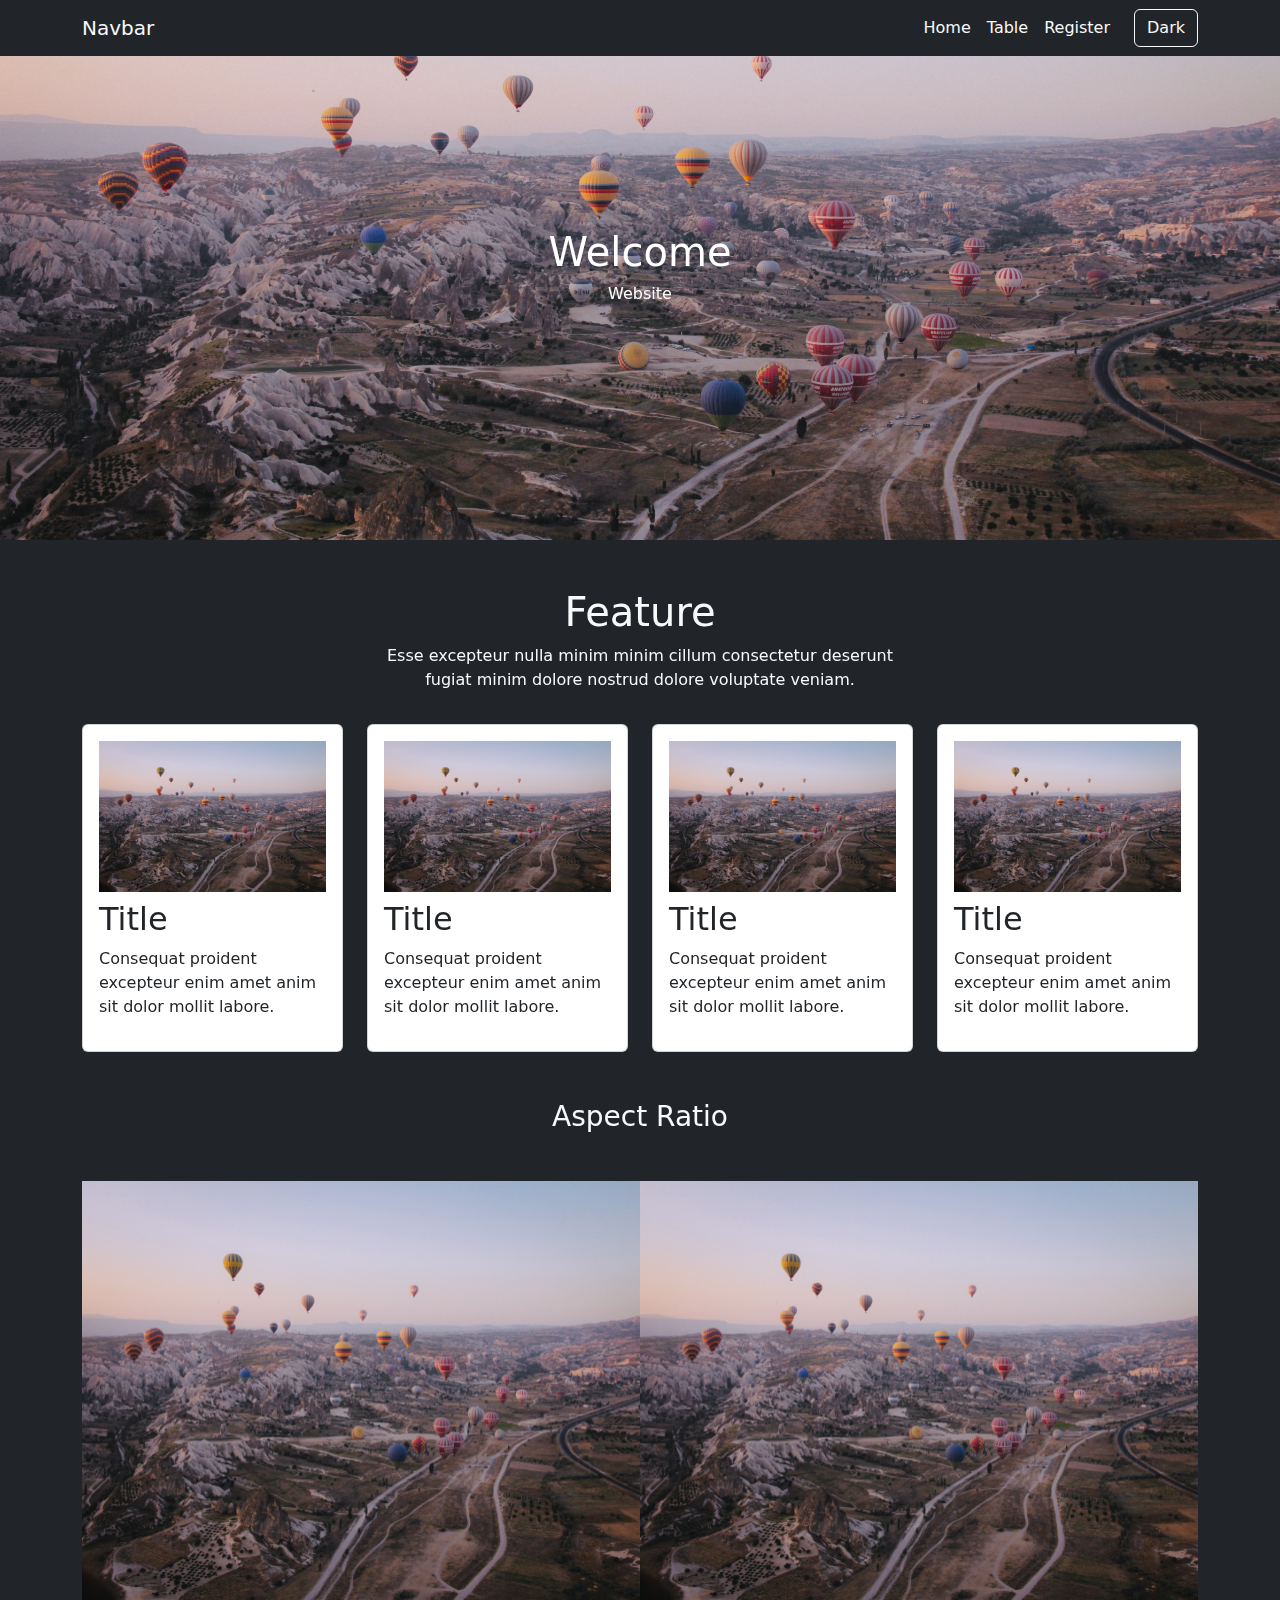
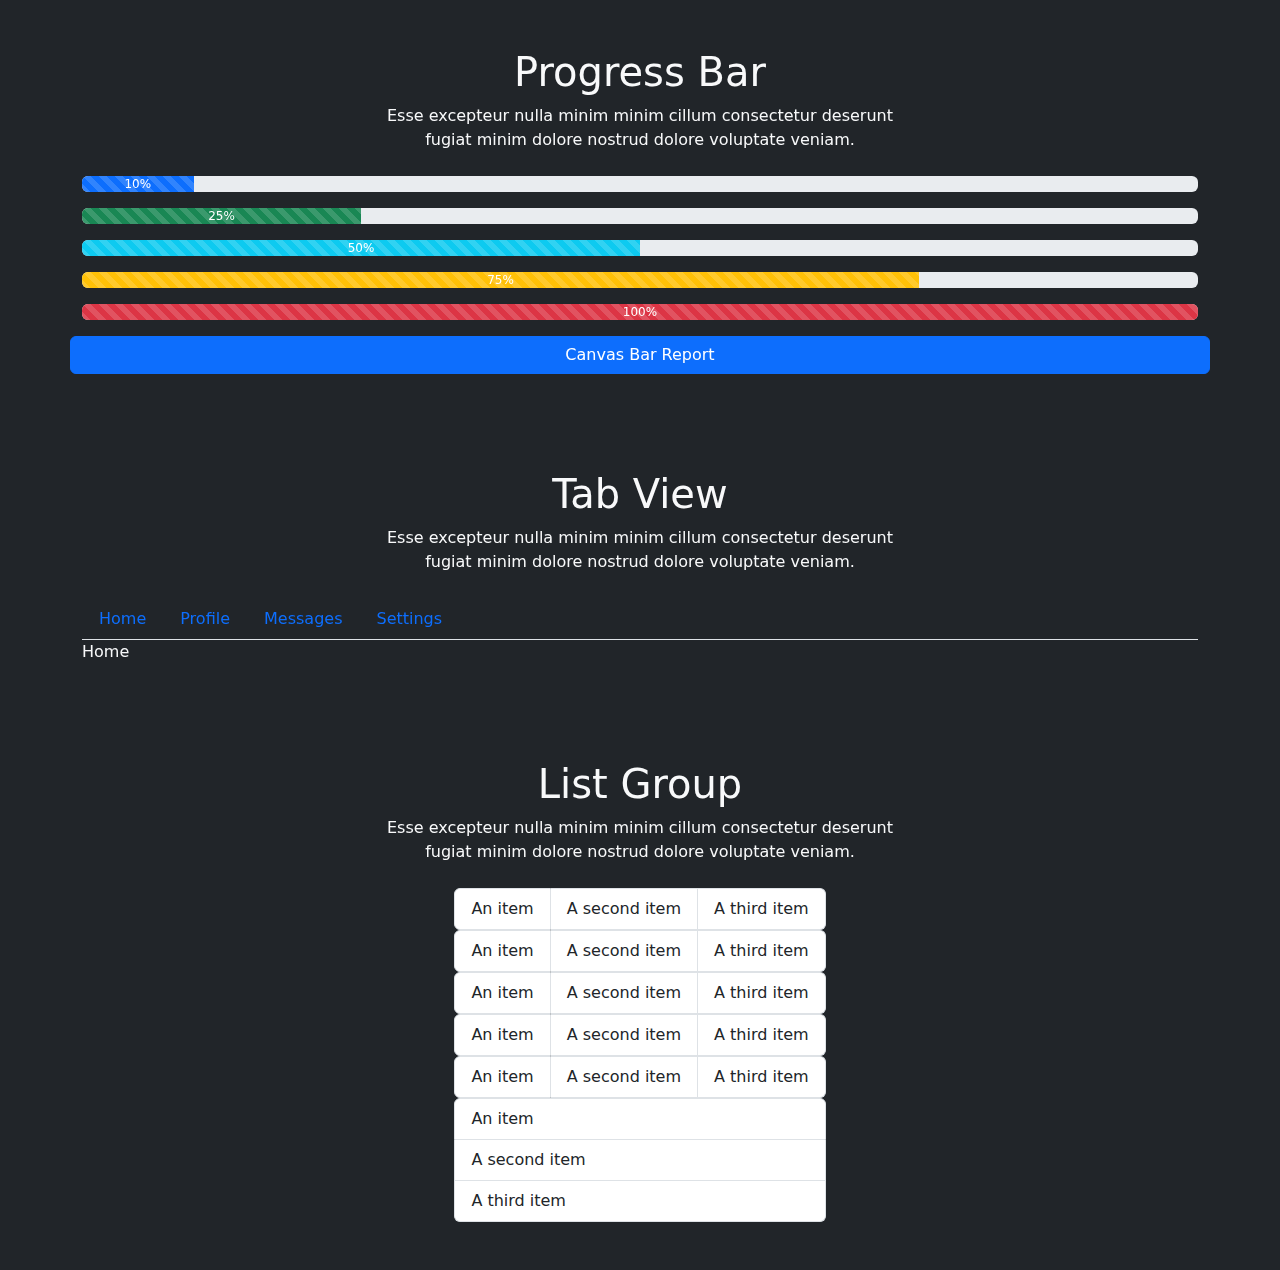
<file: Bootstrap_project/index.html>
<!DOCTYPE html>
<html lang="en">

<head>
    <meta charset="UTF-8" />
    <meta name="viewport" content="width=device-width, initial-scale=1.0" />
    <link rel="stylesheet" href="./assets/css/bootstrap.css" />
    <link rel="stylesheet" href="./assets/css/style.css" />
    <title>Ostad</title>
</head>

<body class="bg-dark">
    <!-- spinner start -->
    <div class="spinner-wrapper">
        <div class="spinner-border text-warning" role="status">
            <span class="visually-hidden">Loading...</span>
        </div>
    </div>
    <!-- spinner end -->

    <!-- nav start -->
    <nav class="navbar navbar-expand-lg fixed-top bg-dark">
        <div class="container">
            <a class="navbar-brand text-light" href="#">Navbar</a>
            <button class="navbar-toggler" type="button" data-bs-toggle="collapse"
                data-bs-target="#navbarSupportedContent" aria-controls="navbarSupportedContent" aria-expanded="false"
                aria-label="Toggle navigation">
                <span class="navbar-toggler-icon"></span>
            </button>
            <div class="collapse navbar-collapse" id="navbarSupportedContent">
                <ul class="navbar-nav ms-auto mb-2 mb-lg-0 me-3">
                    <li class="nav-item">
                        <a class="nav-link active text-light" aria-current="page" href="index.html">Home</a>
                    </li>
                    <li class="nav-item">
                        <a class="nav-link text-light" href="table.html">Table</a>
                    </li>
                    <li class="nav-item">
                        <a class="nav-link text-light" href="register.html">Register</a>
                    </li>
                </ul>
                <label class="btn btn-outline-light text-light theme_mode" for="btn-check-outlined">Dark</label>
            </div>
        </div>
    </nav>
    <!-- nav end -->

    <!-- banner start -->
    <section class="banner">
        <div class="container h-100">
            <div class="row h-100 align-items-center">
                <div class="col-12">
                    <div class="text-center">
                        <h1 class="text-white">Welcome</h1>
                        <h6 class="text-white">Website</h6>
                    </div>
                </div>
            </div>
        </div>
    </section>
    <!-- banner end -->

    <!-- feature start -->
    <section class="py-5">
        <div class="container">
            <div class="row justify-content-center text-center mb-2">
                <div class="col-lg-6 col-md-10">
                    <h1 class="text-light">Feature</h1>
                    <p class="text-light">
                        Esse excepteur nulla minim minim cillum consectetur
                        deserunt fugiat minim dolore nostrud dolore
                        voluptate veniam.
                    </p>
                </div>
            </div>
            <div class="row">
                <div class="col-lg-3 col-md-6 gy-2">
                    <div class="card p-3">
                        <img src="./assets/files/banner.jpg" class="img-fluid" alt="" />
                        <div class="card-body p-0 mt-2">
                            <h2>Title</h2>
                            <p>
                                Consequat proident excepteur enim amet anim
                                sit dolor mollit labore.
                            </p>
                        </div>
                    </div>
                </div>
                <div class="col-lg-3 col-md-6 gy-2">
                    <div class="card p-3">
                        <img src="./assets/files/banner.jpg" class="img-fluid" alt="" />
                        <div class="card-body p-0 mt-2">
                            <h2>Title</h2>
                            <p>
                                Consequat proident excepteur enim amet anim
                                sit dolor mollit labore.
                            </p>
                        </div>
                    </div>
                </div>
                <div class="col-lg-3 col-md-6 gy-2">
                    <div class="card p-3">
                        <img src="./assets/files/banner.jpg" class="img-fluid" alt="" />
                        <div class="card-body p-0 mt-2">
                            <h2>Title</h2>
                            <p>
                                Consequat proident excepteur enim amet anim
                                sit dolor mollit labore.
                            </p>
                        </div>
                    </div>
                </div>
                <div class="col-lg-3 col-md-6 gy-2">
                    <div class="card p-3">
                        <img src="./assets/files/banner.jpg" class="img-fluid" alt="" />
                        <div class="card-body p-0 mt-2">
                            <h2>Title</h2>
                            <p>
                                Consequat proident excepteur enim amet anim
                                sit dolor mollit labore.
                            </p>
                        </div>
                    </div>
                </div>
            </div>
        </div>
    </section>
    <!-- feature end -->
    <!-- Aspect ratio -->
    <section>
        <div class="container">
            <div class="row ">
                <div class="col-12">
                    <h3 class="text-light text-center mb-5">Aspect Ratio</h3>
                    <div class="d-flex">
                       
                        <div class="ratio ratio-4x3 bg-warning">
                            <img src="./assets/files/banner.jpg" class="img-fluid" alt="" />
                        </div>
                        <div class="ratio ratio-4x3">
                            <img src="./assets/files/banner.jpg" class="img-fluid" alt="" />
                        </div>
                    </div>
                </div>
            </div>
        </div>
    </section>
    <!-- Aspect ratio end -->

    <!-- progress start -->
    <section class="py-5">
        <div class="container">
            <div class="row justify-content-center text-center mb-2">
                <div class="col-lg-6 col-md-10">
                    <h1 class="text-light">Progress Bar</h1>
                    <p class="text-light">
                        Esse excepteur nulla minim minim cillum consectetur
                        deserunt fugiat minim dolore nostrud dolore
                        voluptate veniam.
                    </p>
                </div>
            </div>
            <div class="row">
                <div class="col-12">
                    <div class="progress mb-3" role="progressbar" aria-label="Default striped example"
                        aria-valuenow="10" aria-valuemin="0" aria-valuemax="100">
                        <div class="progress-bar progress-bar-striped" style="width: 10%">
                            10%
                        </div>
                    </div>
                    <div class="progress mb-3" role="progressbar" aria-label="Success striped example"
                        aria-valuenow="25" aria-valuemin="0" aria-valuemax="100">
                        <div class="progress-bar progress-bar-striped bg-success" style="width: 25%">
                            25%
                        </div>
                    </div>
                    <div class="progress mb-3" role="progressbar" aria-label="Info striped example" aria-valuenow="50"
                        aria-valuemin="0" aria-valuemax="100">
                        <div class="progress-bar progress-bar-striped bg-info" style="width: 50%">
                            50%
                        </div>
                    </div>
                    <div class="progress mb-3" role="progressbar" aria-label="Warning striped example"
                        aria-valuenow="75" aria-valuemin="0" aria-valuemax="100">
                        <div class="progress-bar progress-bar-striped bg-warning" style="width: 75%">
                            75%
                        </div>
                    </div>
                    <div class="progress mb-3" role="progressbar" aria-label="Danger striped example"
                        aria-valuenow="100" aria-valuemin="0" aria-valuemax="100">
                        <div class="progress-bar progress-bar-striped bg-danger" style="width: 100%">
                            100%
                        </div>
                    </div>
                </div>
                <!-- Canvas start -->
                <button class="btn btn-primary" type="button" data-bs-toggle="offcanvas"
                    data-bs-target="#offcanvasRight" aria-controls="offcanvasRight">Canvas Bar Report</button>

                <div class="offcanvas offcanvas-end" tabindex="-1" id="offcanvasRight"
                    aria-labelledby="offcanvasRightLabel">
                    <div class="offcanvas-header">
                        <h5 class="offcanvas-title" id="offcanvasRightLabel">See the Progress Report</h5>
                        <button type="button" class="btn-close" data-bs-dismiss="offcanvas" aria-label="Close"></button>
                    </div>
                    <div class="offcanvas-body">
                        ...
                    </div>
                </div>
                <!-- Canvas start -->
            </div>
        </div>
    </section>
    <!-- progress end -->

    <!-- tab view start -->
    <section class="py-5">
        <div class="container">
            <div class="row justify-content-center text-center mb-2">
                <div class="col-lg-6 col-md-10">
                    <h1 class="text-light">Tab View</h1>
                    <p class="text-light">
                        Esse excepteur nulla minim minim cillum consectetur
                        deserunt fugiat minim dolore nostrud dolore
                        voluptate veniam.
                    </p>
                </div>
            </div>
            <div class="row">
                <div class="col-12">
                    <!-- Nav tabs -->
                    <ul class="nav nav-tabs" id="myTab" role="tablist">
                        <li class="nav-item" role="presentation">
                            <button class="nav-link activet" id="home-tab" data-bs-toggle="tab" data-bs-target="#home"
                                type="button" role="tab" aria-controls="home" aria-selected="true">
                                Home
                            </button>
                        </li>
                        <li class="nav-item" role="presentation">
                            <button class="nav-link" id="profile-tab" data-bs-toggle="tab" data-bs-target="#profile"
                                type="button" role="tab" aria-controls="profile" aria-selected="false">
                                Profile
                            </button>
                        </li>
                        <li class="nav-item" role="presentation">
                            <button class="nav-link" id="messages-tab" data-bs-toggle="tab" data-bs-target="#messages"
                                type="button" role="tab" aria-controls="messages" aria-selected="false">
                                Messages
                            </button>
                        </li>
                        <li class="nav-item" role="presentation">
                            <button class="nav-link" id="settings-tab" data-bs-toggle="tab" data-bs-target="#settings"
                                type="button" role="tab" aria-controls="settings" aria-selected="false">
                                Settings
                            </button>
                        </li>
                    </ul>

                    <!-- Tab panes -->
                    <div class="tab-content">
                        <div class="tab-pane active text-light" id="home" role="tabpanel" aria-labelledby="home-tab" tabindex="0">
                            Home
                        </div>
                        <div class="tab-pane text-light" id="profile" role="tabpanel" aria-labelledby="profile-tab" tabindex="0">
                            Profile
                        </div>
                        <div class="tab-pane text-light" id="messages" role="tabpanel" aria-labelledby="messages-tab" tabindex="0">
                            Messages
                        </div>
                        <div class="tab-pane text-light" id="settings" role="tabpanel" aria-labelledby="settings-tab" tabindex="0">
                            Settings
                        </div>
                    </div>
                </div>
            </div>
        </div>
    </section>
    <!-- tab view end -->

    <!-- list group start -->
    <section class="py-5">
        <div class="container">
            <div class="row justify-content-center text-center mb-2">
                <div class="col-lg-6 col-md-10">
                    <h1 class="text-light" >List Group</h1>
                    <p  class="text-light">
                        Esse excepteur nulla minim minim cillum consectetur
                        deserunt fugiat minim dolore nostrud dolore
                        voluptate veniam.
                    </p>
                </div>
            </div>
            <div class="row">
                <div class="col-md-12">
                    <div class="d-flex justify-content-center">
                        <div>
                            <ul class="list-group list-group-horizontal">
                                <li class="list-group-item">An item</li>
                                <li class="list-group-item">A second item</li>
                                <li class="list-group-item">A third item</li>
                            </ul>
                            <ul class="list-group list-group-horizontal-sm">
                                <li class="list-group-item">An item</li>
                                <li class="list-group-item">A second item</li>
                                <li class="list-group-item">A third item</li>
                            </ul>
                            <ul class="list-group list-group-horizontal-md">
                                <li class="list-group-item">An item</li>
                                <li class="list-group-item">A second item</li>
                                <li class="list-group-item">A third item</li>
                            </ul>
                            <ul class="list-group list-group-horizontal-lg">
                                <li class="list-group-item">An item</li>
                                <li class="list-group-item">A second item</li>
                                <li class="list-group-item">A third item</li>
                            </ul>
                            <ul class="list-group list-group-horizontal-xl">
                                <li class="list-group-item">An item</li>
                                <li class="list-group-item">A second item</li>
                                <li class="list-group-item">A third item</li>
                            </ul>
                            <ul class="list-group list-group-horizontal-xxl">
                                <li class="list-group-item">An item</li>
                                <li class="list-group-item">A second item</li>
                                <li class="list-group-item">A third item</li>
                            </ul>
                        </div>
                    </div>
                </div>
            </div>
        </div>
    </section>
    <!-- list group end -->

    <script src="./assets/js/jquery-3.7.0.min.js"></script>
    <script src="./assets/js/bootstrap.bundle.js"></script>
    <script src="./assets/js/main.js"></script>
</body>

</html>
</file>
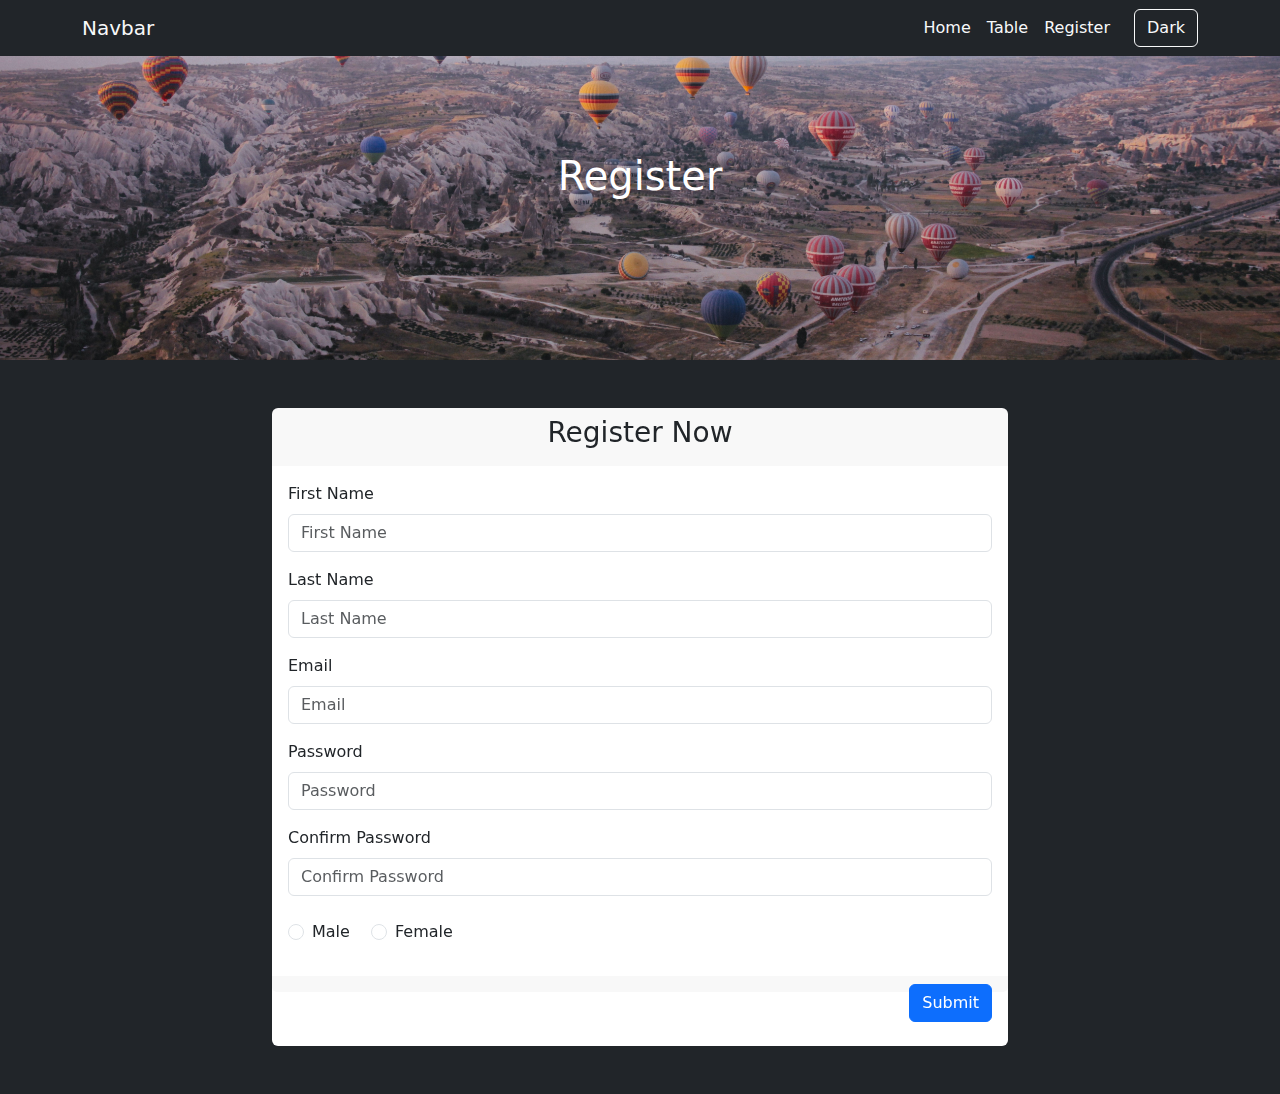
<file: Bootstrap_project/register.html>
<!DOCTYPE html>
<html lang="en">
    <head>
        <meta charset="UTF-8" />
        <meta name="viewport" content="width=device-width, initial-scale=1.0" />
        <link rel="stylesheet" href="./assets/css/bootstrap.css" />
        <link rel="stylesheet" href="./assets/css/style.css" />
        <title>Register</title>
    </head>
    <body class="bg-dark">

        <!-- spinner start -->
        <div class="spinner-wrapper">
            <div class="spinner-border text-warning" role="status">
                <span class="visually-hidden">Loading...</span>
            </div>
        </div>
        <!-- spinner end -->

        <!-- nav start -->
        <nav class="navbar navbar-expand-lg fixed-top bg-dark">
            <div class="container">
                <a class="navbar-brand text-light" href="#">Navbar</a>
                <button  class="navbar-toggler" type="button" data-bs-toggle="collapse" data-bs-target="#navbarSupportedContent" aria-controls="navbarSupportedContent" aria-expanded="false" aria-label="Toggle navigation" >
                    <span class="navbar-toggler-icon"></span>
                </button>
                <div class="collapse navbar-collapse" id="navbarSupportedContent">
                    <ul class="navbar-nav ms-auto mb-2 mb-lg-0 me-3">
                        <li class="nav-item">
                            <a class="nav-link text-light" aria-current="page" href="index.html" >Home</a>
                        </li>
                        <li class="nav-item">
                            <a class="nav-link text-light" href="table.html">Table</a>
                        </li>
                        <li class="nav-item">
                            <a class="nav-link text-light active" href="register.html">Register</a>
                        </li>
                    </ul>

                    <label class="btn btn-outline-light text-light theme_mode" for="btn-check-outlined">Dark</label>
                </div>
            </div>
        </nav>
        <!-- nav end -->

        <!-- breadcrumb start -->
        <section class="breadcrumb_section">
            <div class="container h-100">
                <div class="row h-100 align-items-center">
                    <div class="col-12">
                        <div class="text-center">
                            <h1 class="text-white">Register</h1>
                        </div>
                    </div>
                </div>
            </div>
        </section>
        <!-- breadcrumb end -->

        <!-- form start -->
        <section class="py-5">
            <div class="container">
                <div class="row justify-content-center">
                    <div class="col-lg-8 col-md-10">
                        <div class="card border-0 bg-white">
                            <form action="">
                                <div class="card-header border-0">
                                    <h3 class="text-center">Register Now</h3>
                                </div>
                                <div class="card-body">
                                    <div class="mb-3">
                                        <label for="first_name" class="form-label " >First Name</label>
                                        <input type="text" class="form-control bg-transparent text-light" id="first_name" placeholder="First Name"/>
                                    </div>
                                    <div class="mb-3">
                                        <label for="last_name" class="form-label t">Last Name</label>
                                        <input type="text" class="form-control bg-transparent text-light" id="last_name" placeholder="Last Name"/>
                                    </div>
                                    <div class="mb-3">
                                        <label for="email" class="form-label ">Email</label>
                                        <input type="email" class="form-control bg-transparent text-light" id="email" placeholder="Email"/>
                                    </div>
                                    <div class="mb-3">
                                        <label for="password" class="form-label " >Password</label>
                                        <input type="password" class="form-control bg-transparent text-light" id="password" placeholder="Password"/>
                                    </div>
                                    <div class="mb-4">
                                        <label for="confirm_password" class="form-label">Confirm Password</label>
                                        <input type="password" class="form-control bg-transparent text-light" id="confirm_password" placeholder="Confirm Password"/>
                                    </div>
                                    <div class="form-check form-check-inline">
                                        <input class="form-check-input" type="radio" name="gender" id="male"/>
                                        <label class="form-check-label" for="male">Male</label>
                                    </div>
                                    <div class="form-check form-check-inline mb-3">
                                        <input class="form-check-input" type="radio" name="gender" id="female"/>
                                        <label class="form-check-label" for="female">Female</label>
                                    </div>
                                </div>
                                <div class="card-footer border-0">
                                    <button type="submit" class="btn btn-primary float-end mb-4">Submit</button>
                                </div>
                            </form>
                        </div>
                    </div>
                </div>
            </div>
        </section>
        <!-- form end -->

        <script src="./assets/js/jquery-3.7.0.min.js"></script>
        <script src="./assets/js/bootstrap.bundle.js"></script>
        <script src="./assets/js/main.js"></script>
    </body>
</html>
</file>
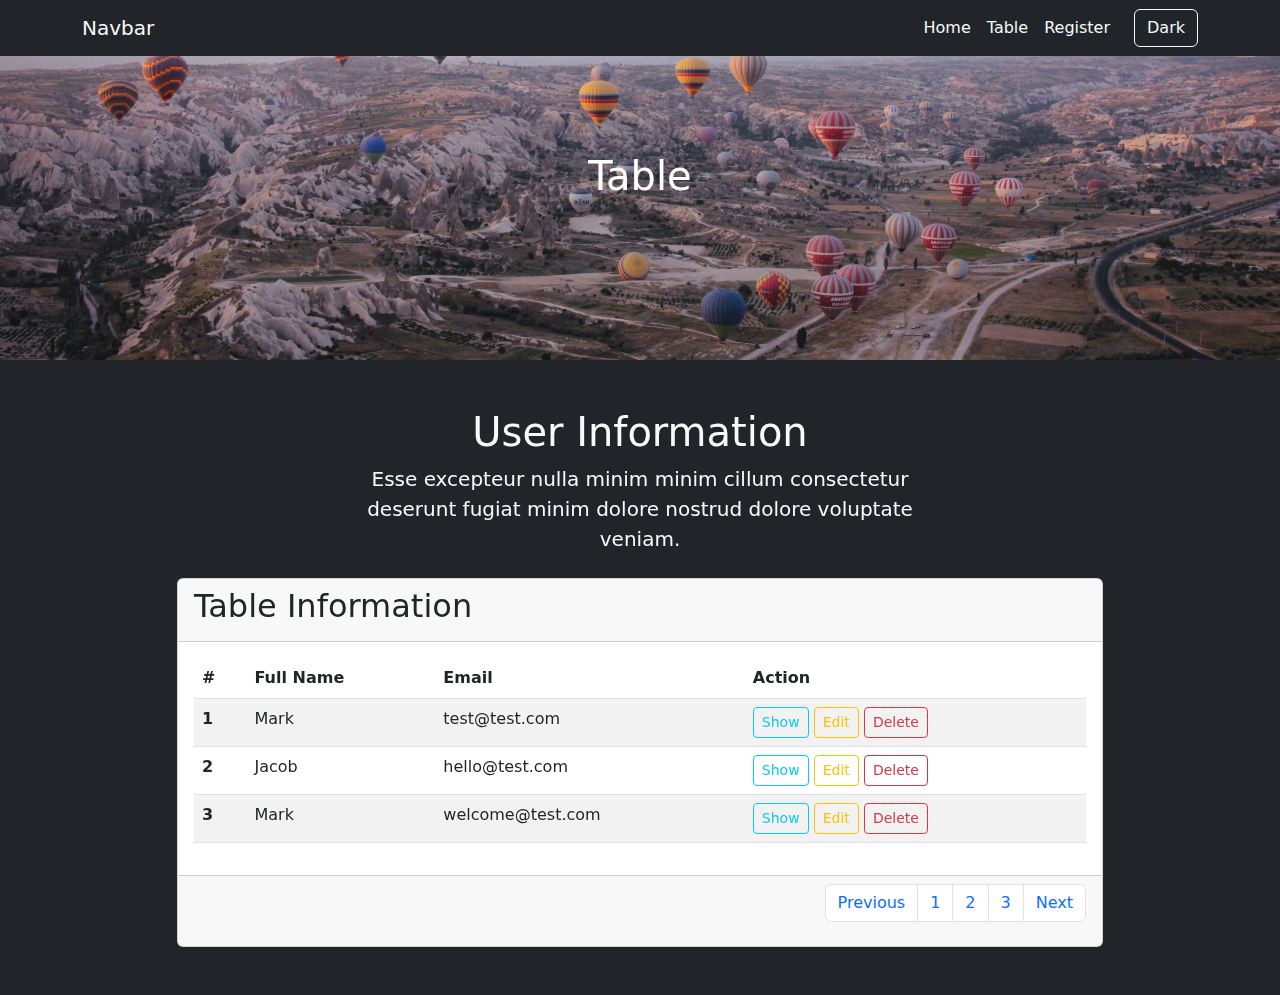
<file: Bootstrap_project/table.html>
<!DOCTYPE html>
<html lang="en">
    <head>
        <meta charset="UTF-8" />
        <meta name="viewport" content="width=device-width, initial-scale=1.0" />
        <link rel="stylesheet" href="./assets/css/bootstrap.css" />
        <link rel="stylesheet" href="./assets/css/style.css" />
        <title>Ostad</title>
    </head>
    <body class="bg-dark">
        <!-- spinner start -->
        <div class="spinner-wrapper">
            <div class="spinner-border text-warning" role="status">
                <span class="visually-hidden">Loading...</span>
            </div>
        </div>
        <!-- spinner end -->
        
        <!-- nav start -->
        <nav class="navbar navbar-expand-lg fixed-top  bg-dark">
            <div class="container">
                <a class="navbar-brand text-light" href="#">Navbar</a>
                <button class="navbar-toggler" type="button" data-bs-toggle="collapse" data-bs-target="#navbarSupportedContent" aria-controls="navbarSupportedContent" aria-expanded="false" aria-label="Toggle navigation" >
                    <span class="navbar-toggler-icon"></span>
                </button>
                <div class="collapse navbar-collapse" id="navbarSupportedContent" >
                    <ul class="navbar-nav ms-auto mb-2 mb-lg-0 me-3">
                        <li class="nav-item">
                            <a class="nav-link text-light" aria-current="page" href="index.html">Home</a>
                        </li>
                        <li class="nav-item">
                            <a class="nav-link text-light active" href="table.html">Table</a>
                        </li>
                        <li class="nav-item">
                            <a class="nav-link text-light" href="register.html">Register</a>
                        </li>
                    </ul>
                    <label class="btn btn-outline-light text-light theme_mode" for="btn-check-outlined">Dark</label>
                </div>
            </div>
        </nav>
        <!-- nav end -->

        <!-- breadcrumb start -->
        <section class="breadcrumb_section">
            <div class="container h-100">
                <div class="row h-100 align-items-center">
                    <div class="col-12">
                        <div class="text-center">
                            <h1 class="text-white">Table</h1>
                        </div>
                    </div>
                </div>
            </div>
        </section>
        <!-- breadcrumb end -->

        <!-- table start -->
        <section class="py-5">
            <div class="container">
                <div class="row justify-content-center text-center mb-2">
                    <div class="col-lg-6 col-md-10">
                        <h1 class="text-light">User Information</h1>
                        <p class="text-light lead">Esse excepteur nulla minim minim cillum consectetur deserunt fugiat minim dolore nostrud dolore voluptate veniam.</p>
                    </div>
                </div>
                <div class="row justify-content-center">
                    <div class="col-lg-10">
                        <div class="card">
                            <div class="card-header">
                                <h2>Table Information</h2>
                            </div>
                            <div class="card-body">
                                <table class="table table-striped">
                                    <thead>
                                        <tr>
                                            <th scope="col">#</th>
                                            <th scope="col">Full Name</th>
                                            <th scope="col">Email</th>
                                            <th scope="col">Action</th>
                                        </tr>
                                    </thead>
                                    <tbody>
                                        <tr>
                                            <th scope="row">1</th>
                                            <td>Mark</td>
                                            <td>test@test.com</td>
                                            <td class="action">
                                                <button type="button" class="btn btn-sm btn-outline-info">Show</button>
                                                <button type="button" class="btn btn-sm btn-outline-warning">Edit</button>
                                                <button type="button" class="btn btn-sm btn-outline-danger" data-bs-toggle="modal" data-bs-target="#exampleModal">Delete</button>
                                            </td>
                                        </tr>
                                        <tr>
                                            <th scope="row">2</th>
                                            <td>Jacob</td>
                                            <td>hello@test.com</td>
                                            <td>
                                                <button type="button" class="btn btn-sm btn-outline-info">Show</button>
                                                <button type="button" class="btn btn-sm btn-outline-warning">Edit</button>
                                                <button type="button" class="btn btn-sm btn-outline-danger" data-bs-toggle="modal" data-bs-target="#exampleModal">Delete</button>
                                            </td>
                                        </tr>
                                        <tr>
                                            <th scope="row">3</th>
                                            <td>Mark</td>
                                            <td>welcome@test.com</td>
                                            <td>
                                                <button type="button" class="btn btn-sm btn-outline-info">Show</button>

                                                <button type="button" class="btn btn-sm btn-outline-warning">Edit</button>

                                                <button type="button" class="btn btn-sm btn-outline-danger" data-bs-toggle="modal" data-bs-target="#exampleModal">Delete</button>

                                            </td>
                                        </tr>
                                    </tbody>
                                </table>
                            </div>
                            <div class="card-footer">
                                <nav aria-label="Page navigation example">
                                    <ul class="pagination justify-content-end">
                                        <li class="page-item">
                                            <a class="page-link" href="#">Previous</a>
                                        </li>
                                        <li class="page-item">
                                            <a class="page-link" href="#">1</a>
                                        </li>
                                        <li class="page-item">
                                            <a class="page-link" href="#">2</a>
                                        </li>
                                        <li class="page-item">
                                            <a class="page-link" href="#">3</a>
                                        </li>
                                        <li class="page-item">
                                            <a class="page-link" href="#">Next</a>
                                        </li>
                                    </ul>
                                </nav>
                            </div>
                        </div>
                    </div>
                </div>
            </div>
        </section>
        <!-- table end -->
  
        <!-- Modal -->
        <div class="modal fade" id="exampleModal" tabindex="-1" aria-labelledby="exampleModalLabel" aria-hidden="true">
            <div class="modal-dialog">
                <div class="modal-content">
                    <div class="modal-header bg-danger">
                        <h1 class="modal-title fs-5" id="exampleModalLabel">Modal title</h1>
                        <button type="button" class="btn-close" data-bs-dismiss="modal" aria-label="Close"></button>
                    </div>
                        <div class="modal-body">
                            <p class="lead">Are you sure to delete this row</p>
                        </div>
                    <div class="modal-footer">
                        <button type="button" class="btn btn-dark" data-bs-dismiss="modal">Close</button>
                        <button type="button" class="btn btn-danger" onclick="alert('This Item will be removed soon!')">Delete</button>
                    </div>
                </div>
            </div>
        </div>


        <script src="./assets/js/jquery-3.7.0.min.js"></script>
        <script src="./assets/js/bootstrap.bundle.js"></script>
        <script src="./assets/js/main.js"></script>
    </body>
</html>
</file>
<file: Bootstrap_project/assets/css/style.css>
body{
    padding: 0px;
    margin: 0px;
}

.spinner-wrapper{
    background: #000;
    position: fixed;
    z-index: 99999;
    top: 0;
    left: 0;
    height: 100%;
    width: 100%;
    display: flex;
    justify-content: center;
    align-items: center;
    transition: all 0.2s;
}

.spinner-border{
    height: 100px;
    width: 100px;
}

.banner{
    height: 60vh;
    width: 100%;
    background-image: url('../files/banner.jpg');
    background-position: center;
    background-repeat: no-repeat;
    background-size: cover;
}

.breadcrumb_section{
    height: 40vh;
    width: 100%;
    background-image: url('../files/banner.jpg');
    background-position: center;
    background-repeat: no-repeat;
    background-size: cover;
}
</file>
